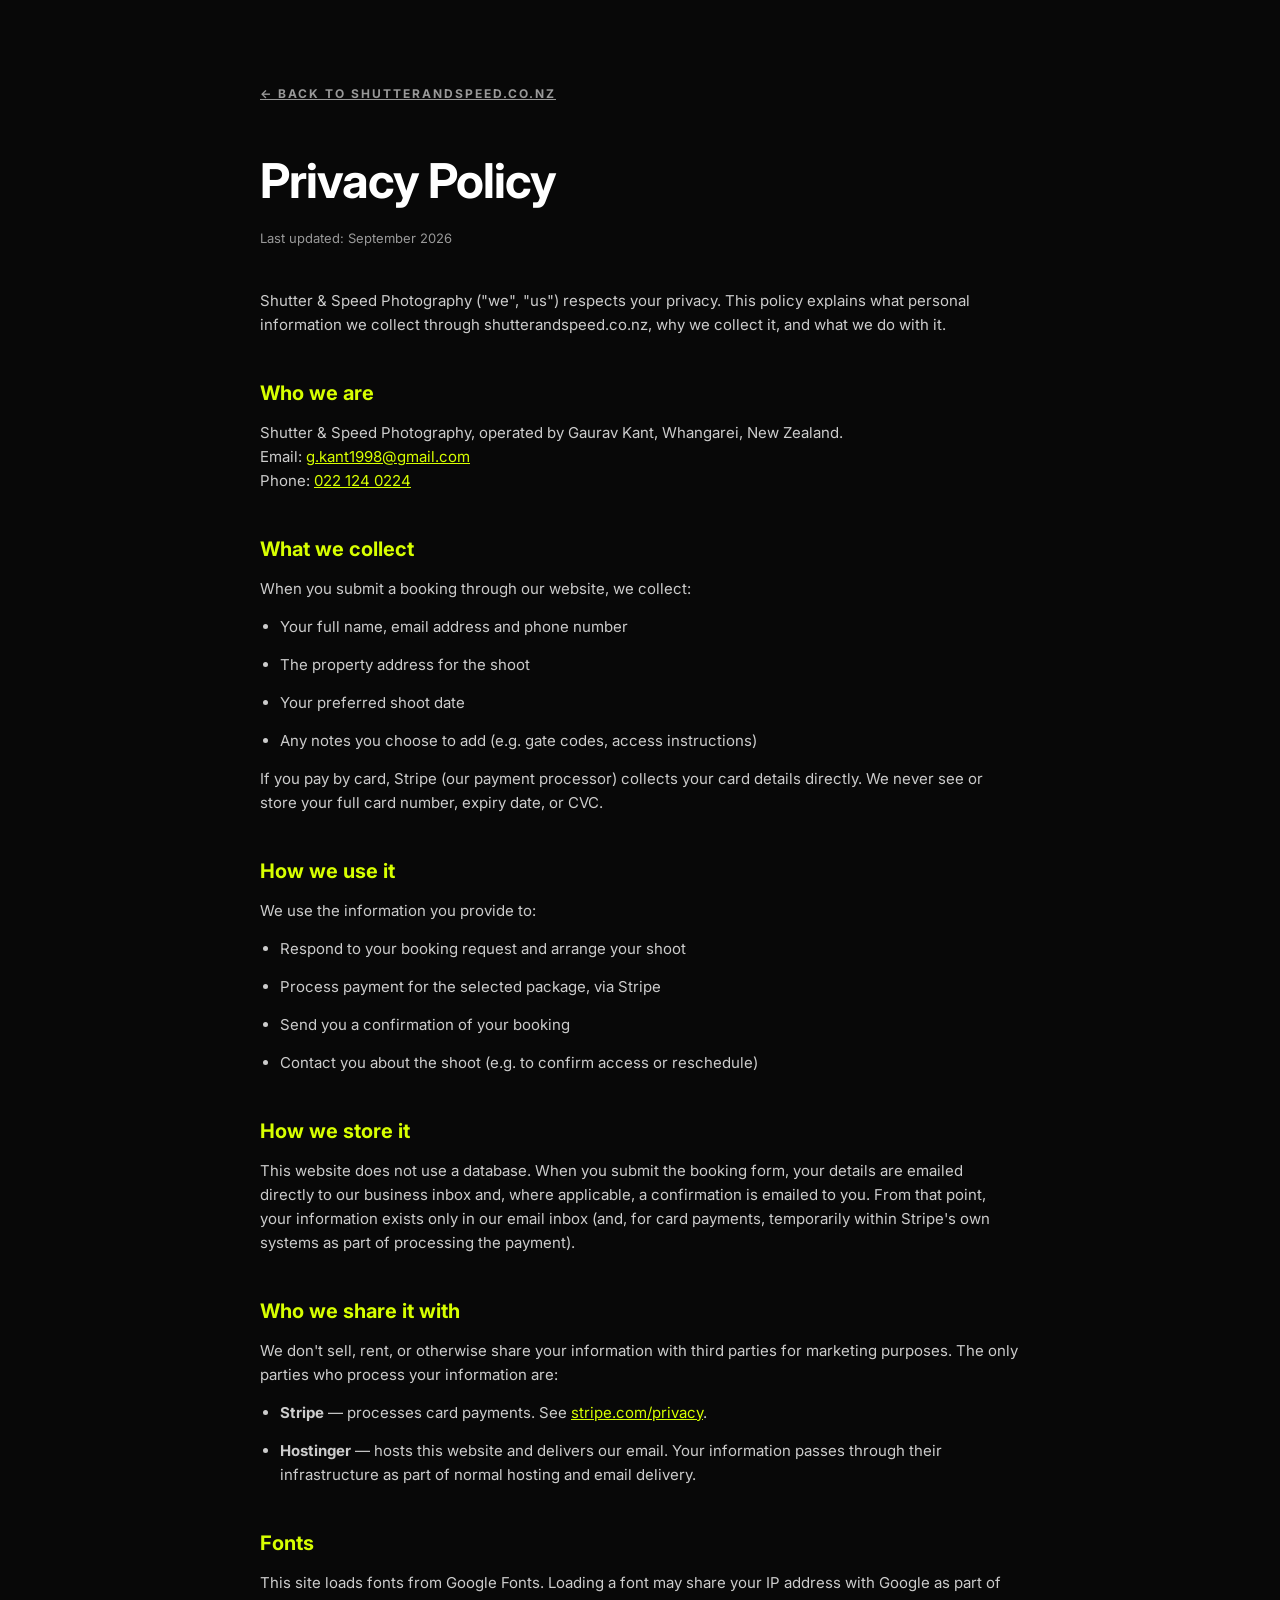
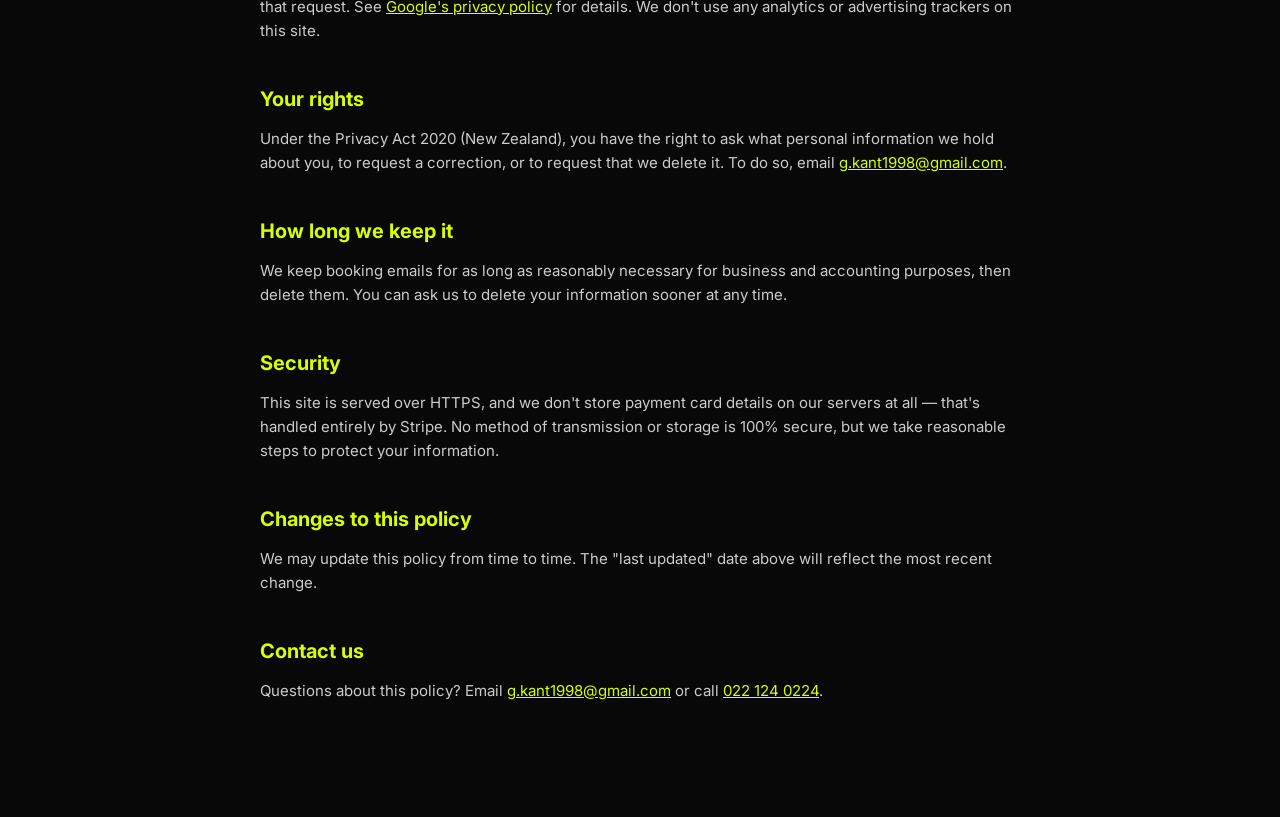
<file: privacy.html>
<!DOCTYPE html>
<html lang="en">
<head>
  <meta charset="UTF-8">
  <meta name="viewport" content="width=device-width, initial-scale=1.0">
  <meta name="theme-color" content="#050505">
  <meta name="robots" content="noindex">

  <title>Privacy Policy — Shutter & Speed Photography</title>

  <link rel="icon" type="image/svg+xml"
    href="data:image/svg+xml,%3Csvg xmlns='http://www.w3.org/2000/svg' viewBox='0 0 64 64'%3E%3Crect width='64' height='64' fill='%23050505'/%3E%3Ccircle cx='32' cy='32' r='20' fill='none' stroke='%23d7ff00' stroke-width='6'/%3E%3C/svg%3E">

  <link rel="preconnect" href="https://fonts.googleapis.com">
  <link rel="preconnect" href="https://fonts.gstatic.com" crossorigin>
  <link href="https://fonts.googleapis.com/css2?family=Inter:wght@300;400;500;600;700;800;900&display=swap" rel="stylesheet">

  <style>
    :root {
      --black: #050505;
      --ink: #080808;
      --surface: #111111;
      --border: #272727;
      --muted: #999;
      --white: #fff;
      --volt: #d7ff00;
    }

    * { box-sizing: border-box; margin: 0; padding: 0; }

    body {
      background: var(--ink);
      color: var(--white);
      font-family: Inter, Arial, sans-serif;
      line-height: 1.6;
    }

    a { color: var(--volt); }

    .container {
      width: min(760px, calc(100% - 48px));
      margin: 0 auto;
      padding: 80px 0 100px;
    }

    .back-link {
      display: inline-block;
      margin-bottom: 40px;
      color: var(--muted);
      font-size: 12px;
      font-weight: 700;
      letter-spacing: 2px;
      text-transform: uppercase;
    }

    .back-link:hover { color: var(--volt); }

    h1 {
      font-size: clamp(32px, 5vw, 48px);
      letter-spacing: -1px;
      margin-bottom: 8px;
    }

    .updated {
      color: var(--muted);
      font-size: 13px;
      margin-bottom: 40px;
    }

    h2 {
      font-size: 20px;
      margin: 40px 0 12px;
      color: var(--volt);
    }

    p, li {
      color: #ccc;
      font-size: 15px;
      margin-bottom: 14px;
    }

    ul { padding-left: 20px; margin-bottom: 14px; }

  </style>
</head>
<body>

  <div class="container">

    <a href="/" class="back-link">&larr; Back to shutterandspeed.co.nz</a>

    <h1>Privacy Policy</h1>
    <p class="updated">Last updated: September 2026</p>

    <p>
      Shutter &amp; Speed Photography ("we", "us") respects your privacy.
      This policy explains what personal information we collect through
      shutterandspeed.co.nz, why we collect it, and what we do with it.
    </p>

    <h2>Who we are</h2>
    <p>
      Shutter &amp; Speed Photography, operated by Gaurav Kant, Whangarei,
      New Zealand.<br>
      Email: <a href="mailto:g.kant1998@gmail.com">g.kant1998@gmail.com</a><br>
      Phone: <a href="tel:+64221240224">022 124 0224</a>
    </p>

    <h2>What we collect</h2>
    <p>When you submit a booking through our website, we collect:</p>
    <ul>
      <li>Your full name, email address and phone number</li>
      <li>The property address for the shoot</li>
      <li>Your preferred shoot date</li>
      <li>Any notes you choose to add (e.g. gate codes, access instructions)</li>
    </ul>
    <p>
      If you pay by card, Stripe (our payment processor) collects your card
      details directly. We never see or store your full card number, expiry
      date, or CVC.
    </p>

    <h2>How we use it</h2>
    <p>We use the information you provide to:</p>
    <ul>
      <li>Respond to your booking request and arrange your shoot</li>
      <li>Process payment for the selected package, via Stripe</li>
      <li>Send you a confirmation of your booking</li>
      <li>Contact you about the shoot (e.g. to confirm access or reschedule)</li>
    </ul>

    <h2>How we store it</h2>
    <p>
      This website does not use a database. When you submit the booking
      form, your details are emailed directly to our business inbox and,
      where applicable, a confirmation is emailed to you. From that point,
      your information exists only in our email inbox (and, for card
      payments, temporarily within Stripe's own systems as part of
      processing the payment).
    </p>

    <h2>Who we share it with</h2>
    <p>
      We don't sell, rent, or otherwise share your information with third
      parties for marketing purposes. The only parties who process your
      information are:
    </p>
    <ul>
      <li>
        <strong>Stripe</strong> — processes card payments. See
        <a href="https://stripe.com/privacy" target="_blank" rel="noopener noreferrer">stripe.com/privacy</a>.
      </li>
      <li>
        <strong>Hostinger</strong> — hosts this website and delivers our
        email. Your information passes through their infrastructure as
        part of normal hosting and email delivery.
      </li>
    </ul>

    <h2>Fonts</h2>
    <p>
      This site loads fonts from Google Fonts. Loading a font may share
      your IP address with Google as part of that request. See
      <a href="https://policies.google.com/privacy" target="_blank" rel="noopener noreferrer">Google's privacy policy</a>
      for details. We don't use any analytics or advertising trackers on
      this site.
    </p>

    <h2>Your rights</h2>
    <p>
      Under the Privacy Act 2020 (New Zealand), you have the right to ask
      what personal information we hold about you, to request a correction,
      or to request that we delete it. To do so, email
      <a href="mailto:g.kant1998@gmail.com">g.kant1998@gmail.com</a>.
    </p>

    <h2>How long we keep it</h2>
    <p>
      We keep booking emails for as long as reasonably necessary for
      business and accounting purposes, then delete them. You can ask us
      to delete your information sooner at any time.
    </p>

    <h2>Security</h2>
    <p>
      This site is served over HTTPS, and we don't store payment card
      details on our servers at all — that's handled entirely by Stripe.
      No method of transmission or storage is 100% secure, but we take
      reasonable steps to protect your information.
    </p>

    <h2>Changes to this policy</h2>
    <p>
      We may update this policy from time to time. The "last updated" date
      above will reflect the most recent change.
    </p>

    <h2>Contact us</h2>
    <p>
      Questions about this policy? Email
      <a href="mailto:g.kant1998@gmail.com">g.kant1998@gmail.com</a> or call
      <a href="tel:+64221240224">022 124 0224</a>.
    </p>

  </div>

</body>
</html>
</file>
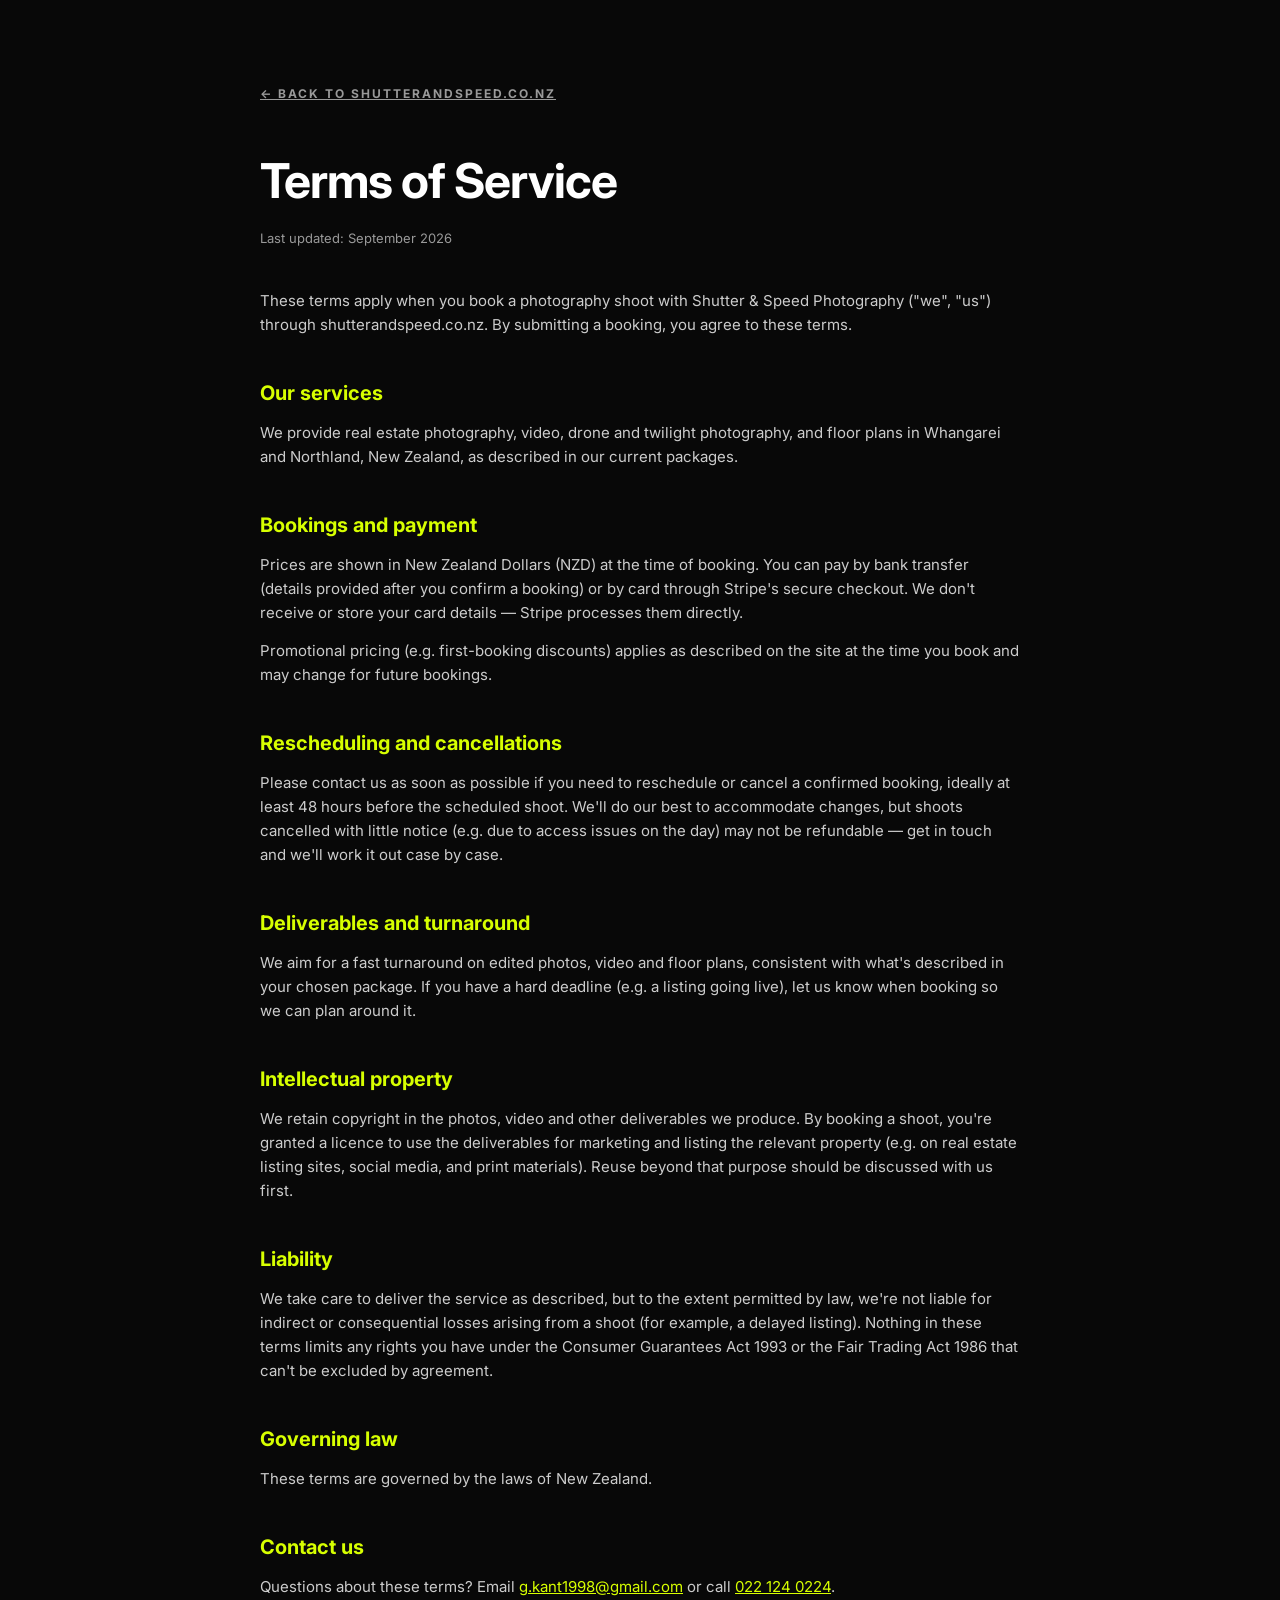
<file: terms.html>
<!DOCTYPE html>
<html lang="en">
<head>
  <meta charset="UTF-8">
  <meta name="viewport" content="width=device-width, initial-scale=1.0">
  <meta name="theme-color" content="#050505">
  <meta name="robots" content="noindex">

  <title>Terms of Service — Shutter & Speed Photography</title>

  <link rel="icon" type="image/svg+xml"
    href="data:image/svg+xml,%3Csvg xmlns='http://www.w3.org/2000/svg' viewBox='0 0 64 64'%3E%3Crect width='64' height='64' fill='%23050505'/%3E%3Ccircle cx='32' cy='32' r='20' fill='none' stroke='%23d7ff00' stroke-width='6'/%3E%3C/svg%3E">

  <link rel="preconnect" href="https://fonts.googleapis.com">
  <link rel="preconnect" href="https://fonts.gstatic.com" crossorigin>
  <link href="https://fonts.googleapis.com/css2?family=Inter:wght@300;400;500;600;700;800;900&display=swap" rel="stylesheet">

  <style>
    :root {
      --black: #050505;
      --ink: #080808;
      --surface: #111111;
      --border: #272727;
      --muted: #999;
      --white: #fff;
      --volt: #d7ff00;
    }

    * { box-sizing: border-box; margin: 0; padding: 0; }

    body {
      background: var(--ink);
      color: var(--white);
      font-family: Inter, Arial, sans-serif;
      line-height: 1.6;
    }

    a { color: var(--volt); }

    .container {
      width: min(760px, calc(100% - 48px));
      margin: 0 auto;
      padding: 80px 0 100px;
    }

    .back-link {
      display: inline-block;
      margin-bottom: 40px;
      color: var(--muted);
      font-size: 12px;
      font-weight: 700;
      letter-spacing: 2px;
      text-transform: uppercase;
    }

    .back-link:hover { color: var(--volt); }

    h1 {
      font-size: clamp(32px, 5vw, 48px);
      letter-spacing: -1px;
      margin-bottom: 8px;
    }

    .updated {
      color: var(--muted);
      font-size: 13px;
      margin-bottom: 40px;
    }

    h2 {
      font-size: 20px;
      margin: 40px 0 12px;
      color: var(--volt);
    }

    p, li {
      color: #ccc;
      font-size: 15px;
      margin-bottom: 14px;
    }

    ul { padding-left: 20px; margin-bottom: 14px; }

  </style>
</head>
<body>

  <div class="container">

    <a href="/" class="back-link">&larr; Back to shutterandspeed.co.nz</a>

    <h1>Terms of Service</h1>
    <p class="updated">Last updated: September 2026</p>

    <p>
      These terms apply when you book a photography shoot with Shutter
      &amp; Speed Photography ("we", "us") through shutterandspeed.co.nz.
      By submitting a booking, you agree to these terms.
    </p>

    <h2>Our services</h2>
    <p>
      We provide real estate photography, video, drone and twilight
      photography, and floor plans in Whangarei and Northland, New
      Zealand, as described in our current packages.
    </p>

    <h2>Bookings and payment</h2>
    <p>
      Prices are shown in New Zealand Dollars (NZD) at the time of
      booking. You can pay by bank transfer (details provided after you
      confirm a booking) or by card through Stripe's secure checkout. We
      don't receive or store your card details — Stripe processes them
      directly.
    </p>
    <p>
      Promotional pricing (e.g. first-booking discounts) applies as
      described on the site at the time you book and may change for
      future bookings.
    </p>

    <h2>Rescheduling and cancellations</h2>
    <p>
      Please contact us as soon as possible if you need to reschedule or
      cancel a confirmed booking, ideally at least 48 hours before the
      scheduled shoot. We'll do our best to accommodate changes, but
      shoots cancelled with little notice (e.g. due to access issues on
      the day) may not be refundable — get in touch and we'll work it out
      case by case.
    </p>

    <h2>Deliverables and turnaround</h2>
    <p>
      We aim for a fast turnaround on edited photos, video and floor
      plans, consistent with what's described in your chosen package. If
      you have a hard deadline (e.g. a listing going live), let us know
      when booking so we can plan around it.
    </p>

    <h2>Intellectual property</h2>
    <p>
      We retain copyright in the photos, video and other deliverables we
      produce. By booking a shoot, you're granted a licence to use the
      deliverables for marketing and listing the relevant property (e.g.
      on real estate listing sites, social media, and print materials).
      Reuse beyond that purpose should be discussed with us first.
    </p>

    <h2>Liability</h2>
    <p>
      We take care to deliver the service as described, but to the extent
      permitted by law, we're not liable for indirect or consequential
      losses arising from a shoot (for example, a delayed listing). Nothing
      in these terms limits any rights you have under the Consumer
      Guarantees Act 1993 or the Fair Trading Act 1986 that can't be
      excluded by agreement.
    </p>

    <h2>Governing law</h2>
    <p>
      These terms are governed by the laws of New Zealand.
    </p>

    <h2>Contact us</h2>
    <p>
      Questions about these terms? Email
      <a href="mailto:g.kant1998@gmail.com">g.kant1998@gmail.com</a> or call
      <a href="tel:+64221240224">022 124 0224</a>.
    </p>

  </div>

</body>
</html>
</file>
